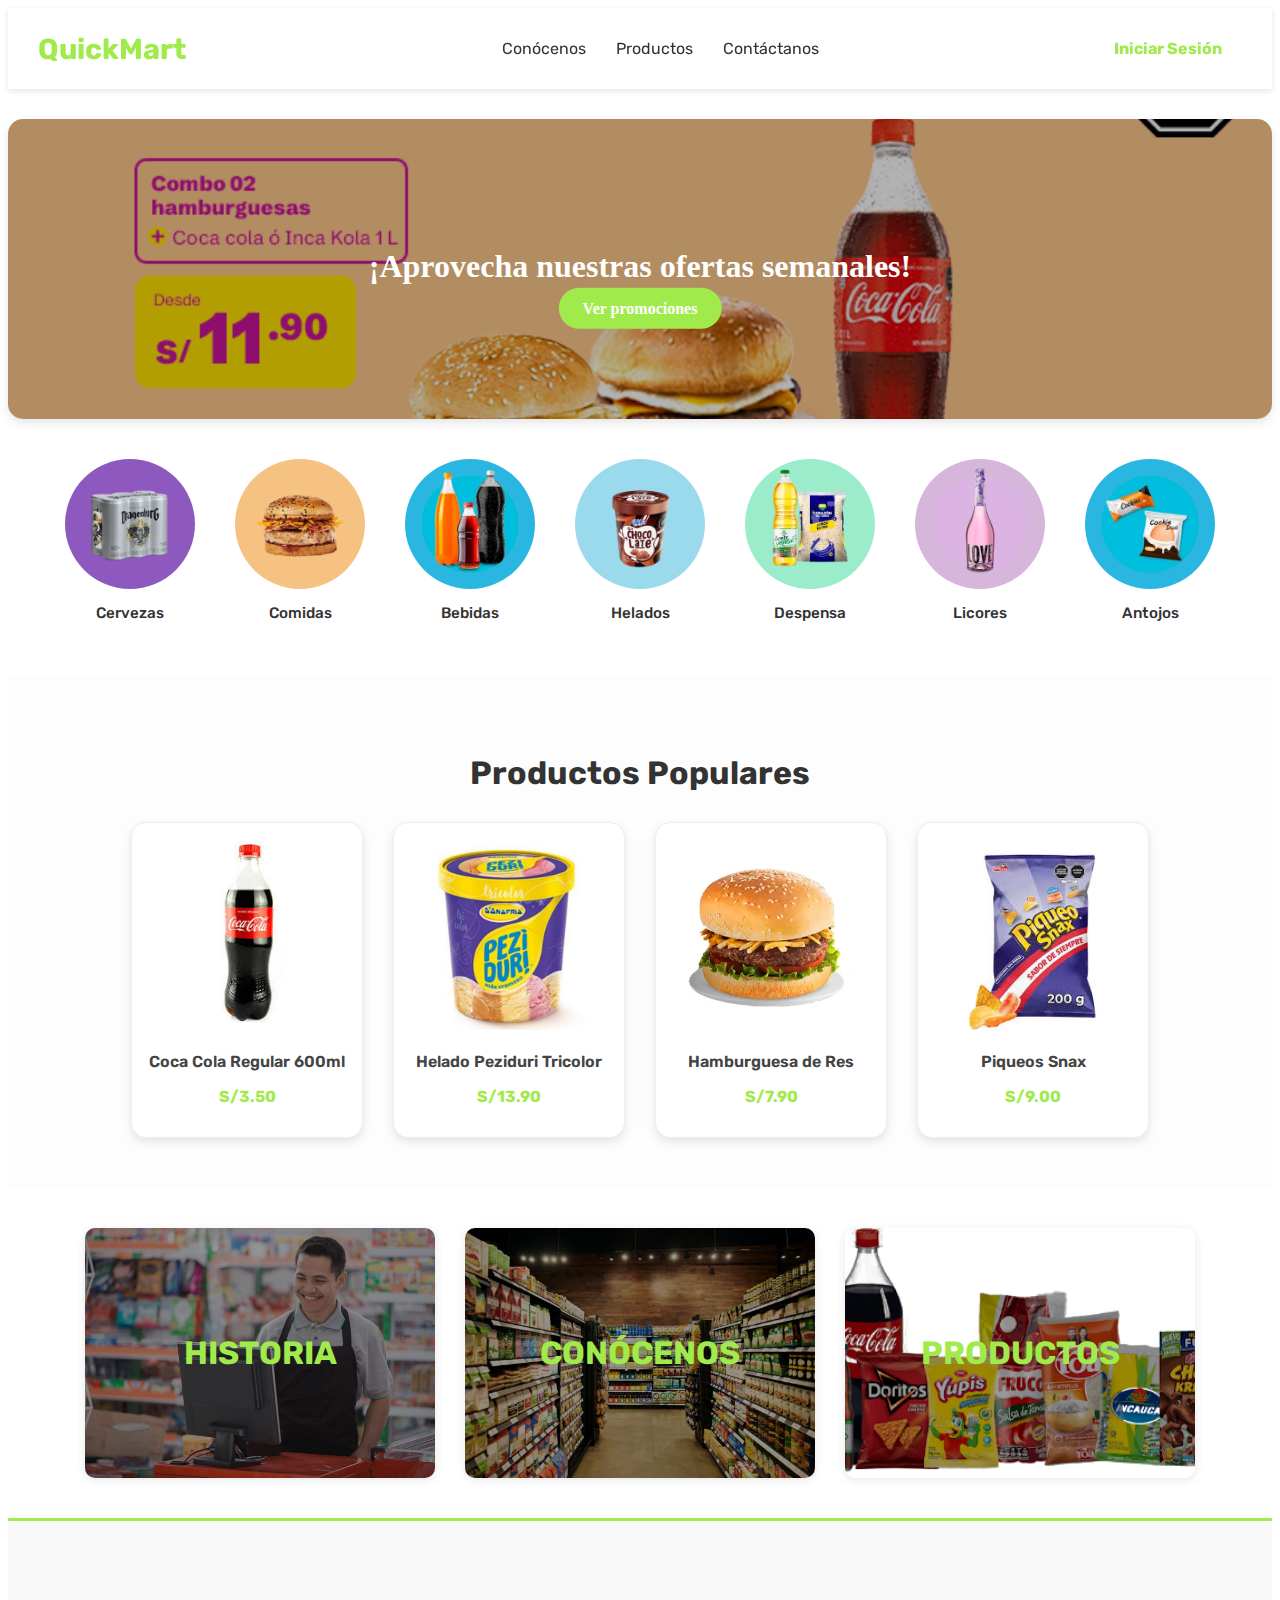
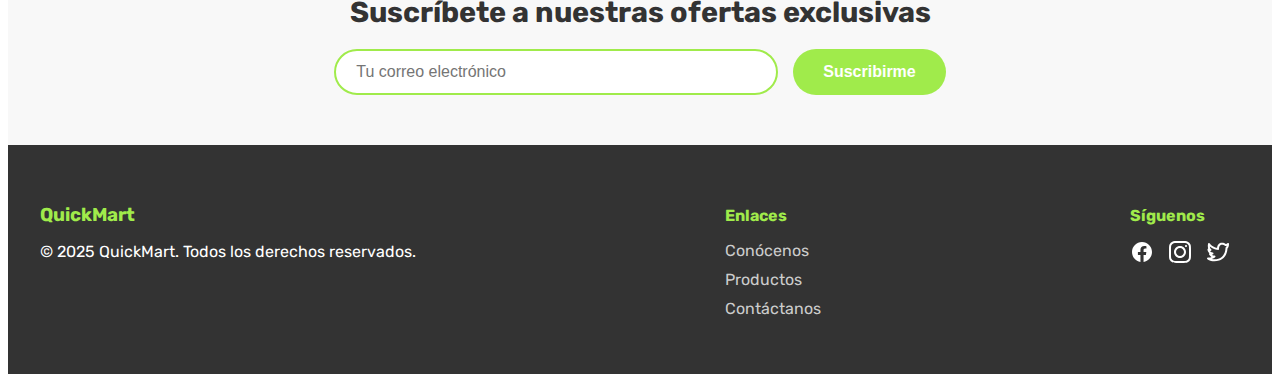
<file: index.html>
<!DOCTYPE html>
<html lang="en">
  <head>
    <meta charset="UTF-8" />
    <meta name="viewport" content="width=device-width, initial-scale=1.0" />
    <link rel="stylesheet" href="css/index.css" />
    <link rel="shortcut icon" href="img/logo2.png" type="image/x-icon" />

    <title>QuickMart</title>
  </head>
  <body>
    <nav class="navbar-qm">
      <a href="index.html" class="logo-qm">QuickMart</a>
      <ul class="menu-qm">
        <li><a href="conocenos.html">Conócenos</a></li>
        <li><a href="productos.html">Productos</a></li>
        <li><a href="contactanos.html">Contáctanos</a></li>
      </ul>
      <a href="#login" class="btn-login-qm">Iniciar Sesión</a>
    </nav>

    <section class="promo-banner">
      <img src="img/promcion1.png" alt="Promoción de la Semana" />
      <div class="banner-texto">
        <h2>¡Aprovecha nuestras ofertas semanales!</h2>
        <a href="#productos" class="btn-banner">Ver promociones</a>
      </div>
    </section>

    <section class="categorias">
      <div class="categoria">
        <div class="icono specific-box" style="background-color: #8e59be">
          <img src="img/cervezas (2).png" alt="Cervezas" />
        </div>
        <p>Cervezas</p>
      </div>

      <div class="categoria">
        <div class="icono specific-box" style="background-color: #f5c282">
          <img src="img/comida.png" alt="Comidas" />
        </div>
        <p>Comidas</p>
      </div>

      <div class="categoria">
        <div class="icono specific-box" style="background-color: #29b7e2">
          <img src="img/bebidas.png" alt="Bebidas" />
        </div>
        <p>Bebidas</p>
      </div>

      <div class="categoria">
        <div class="icono specific-box" style="background-color: #9bd9ec">
          <img src="img/helados.png" alt="Helados" />
        </div>
        <p>Helados</p>
      </div>

      <div class="categoria">
        <div class="icono specific-box" style="background-color: #9becca">
          <img src="img/despensa.png" alt="Despensa" />
        </div>
        <p>Despensa</p>
      </div>

      <div class="categoria">
        <div class="icono specific-box" style="background-color: #cca3d1cb">
          <img src="img/licores.png" alt="Licores" />
        </div>
        <p>Licores</p>
      </div>

      <div class="categoria">
        <div class="icono specific-box" style="background-color: #29b7e2">
          <img src="img/antojos.png" alt="Antojos" />
        </div>
        <p>Antojos</p>
      </div>
    </section>

    <section class="productos-populares">
      <h2 class="titulo-productos">Productos Populares</h2>
      <div class="contenedor-productos">
        <div class="producto-box rotate">
          <img src="img/cocacola.jfif" alt="Producto 1" />
          <p class="nombre">Coca Cola Regular 600ml</p>
          <p class="precio">S/3.50</p>
        </div>
        <div class="producto-box scale">
          <img src="img/peziduri.jpg" alt="Producto 2" />
          <p class="nombre">Helado Peziduri Tricolor</p>
          <p class="precio">S/13.90</p>
        </div>
        <div class="producto-box skew">
          <img src="img/hamburguesa.webp" alt="Producto 3" />
          <p class="nombre">Hamburguesa de Res</p>
          <p class="precio">S/7.90</p>
        </div>
        <div class="producto-box translate">
          <img src="img/piqueosnax.jfif" alt="Producto 4" />
          <p class="nombre">Piqueos Snax</p>
          <p class="precio">S/9.00</p>
        </div>
      </div>
    </section>

    <section class="Cajas">
      <div class="caja">
        <img src="img/imghistoria.webp" alt="Historia" />
        <div class="caja-text">HISTORIA</div>
      </div>
      <div class="caja">
        <img src="img/imgconocenos.jpg" alt="Conócenos" />
        <div class="caja-text">CONÓCENOS</div>
      </div>
      <div class="caja">
        <img src="img/imgproductos.png" alt="Tips" />
        <div class="caja-text">Productos</div>
      </div>
    </section>

    <section class="suscripcion-qm">
      <h2>Suscríbete a nuestras ofertas exclusivas</h2>
      <form class="form-suscripcion-qm">
        <input type="email" placeholder="Tu correo electrónico" required />
        <button type="submit">Suscribirme</button>
      </form>
    </section>

    <footer class="footer-qm">
      <div class="footer-container">
        <div class="footer-column">
          <h3>QuickMart</h3>
          <p>&copy; 2025 QuickMart. Todos los derechos reservados.</p>
        </div>
        <div class="footer-column">
          <h4>Enlaces</h4>
          <ul>
            <li><a href="conocenos.html">Conócenos</a></li>
            <li><a href="productos.html">Productos</a></li>
            <li><a href="contactanos.html">Contáctanos</a></li>
          </ul>
        </div>
        <div class="footer-column">
          <h4>Síguenos</h4>
          <div class="social-icons">
            <a href="#"><img src="img/facebook.svg" alt="Facebook" /></a>
            <a href="#"><img src="img/instagram.svg" alt="Instagram" /></a>
            <a href="#"><img src="img/twitter.svg" alt="Twitter" /></a>
          </div>
        </div>
      </div>
    </footer>
  </body>
</html>
</file>
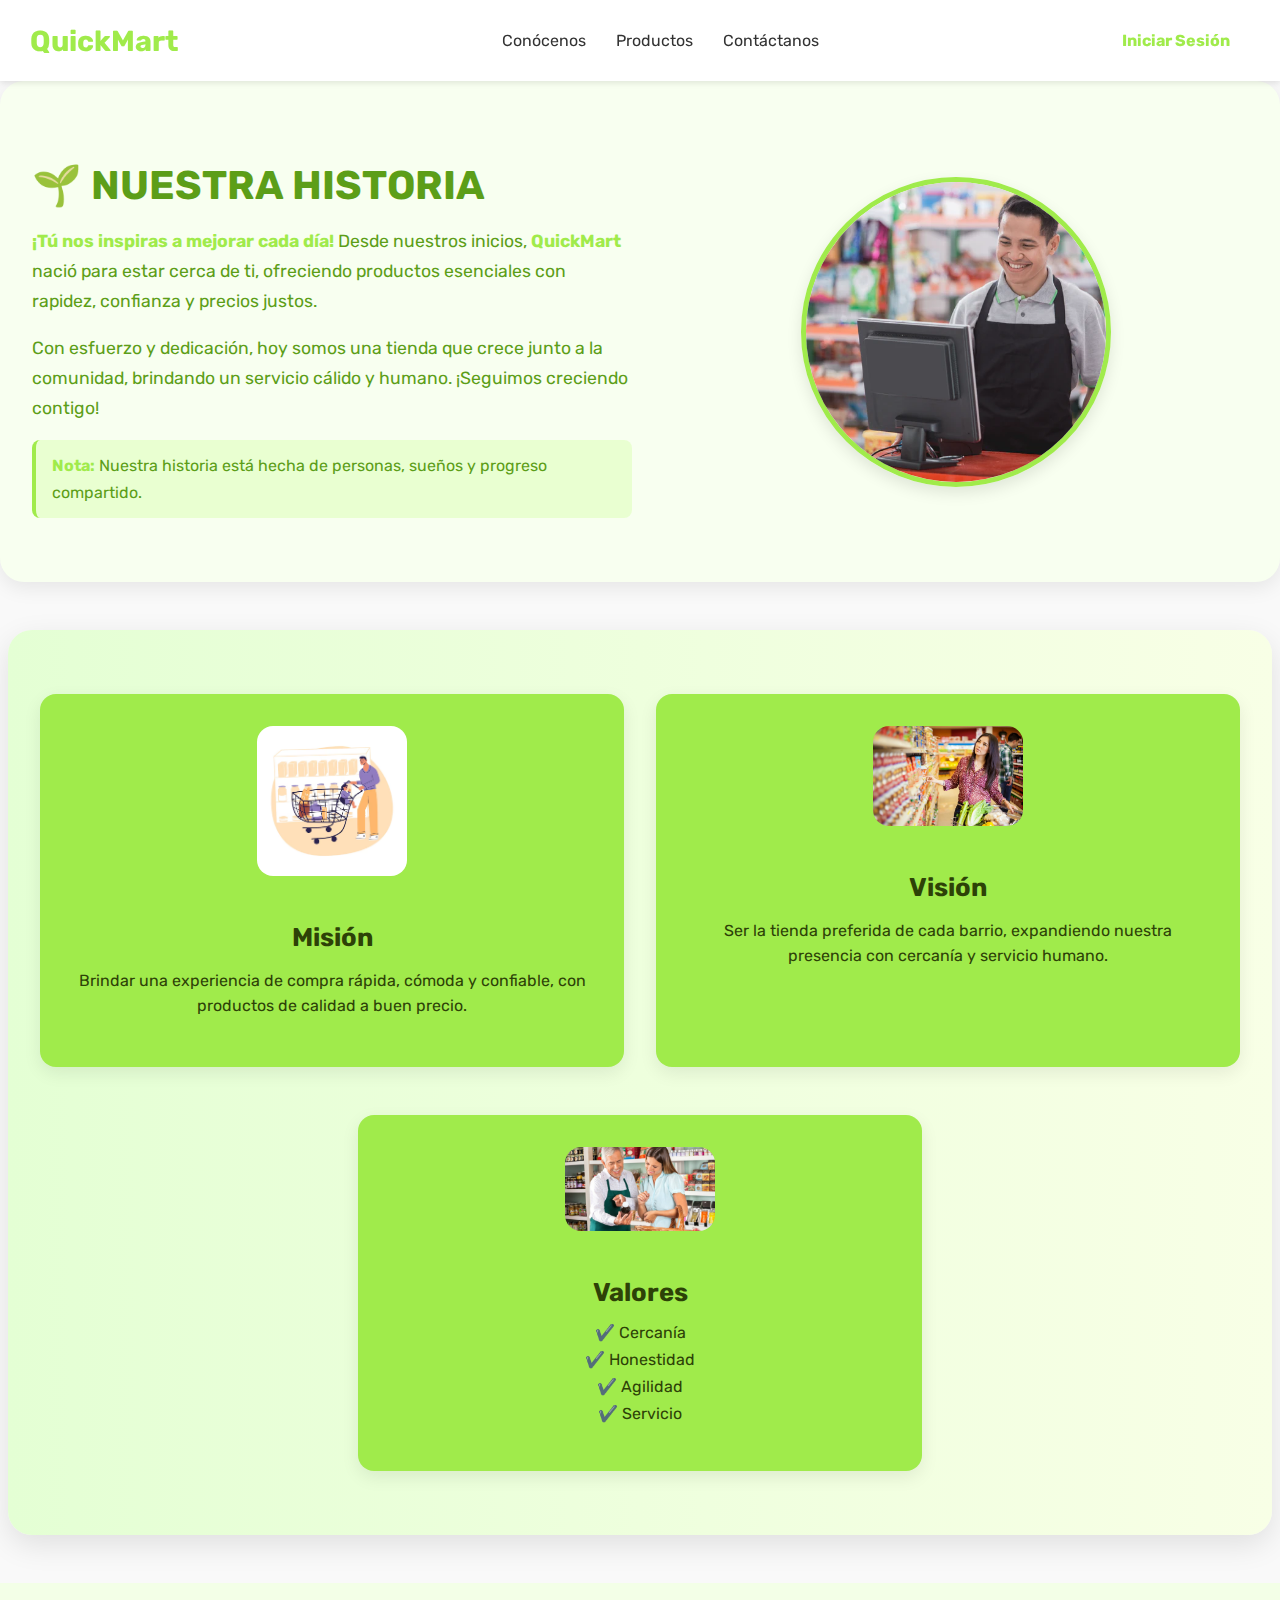
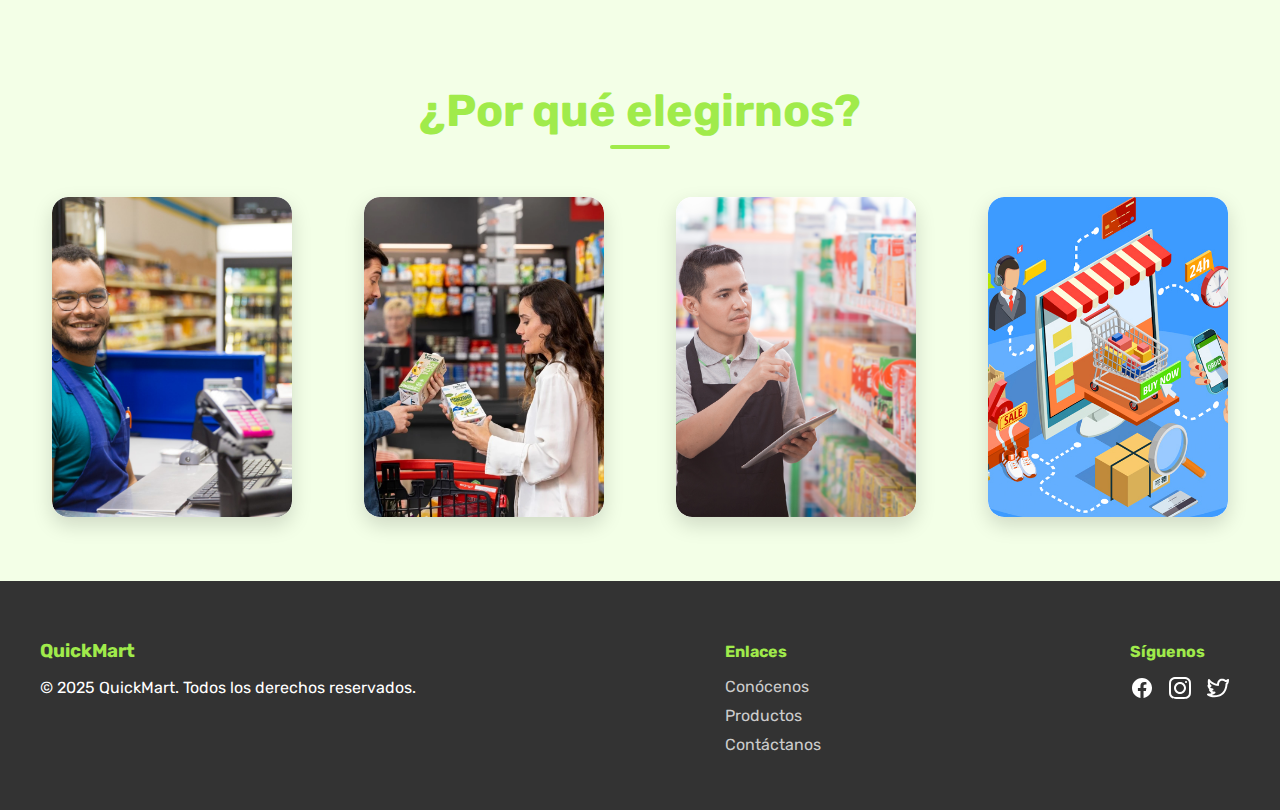
<file: conocenos.html>
<!DOCTYPE html>
<html lang="en">
  <head>
    <meta charset="UTF-8" />
    <meta name="viewport" content="width=device-width, initial-scale=1.0" />
    <title>Conócenos</title>
    <link rel="stylesheet" href="css/index.css" />
    <link rel="stylesheet" href="css/conocenos.css" />
    <link rel="shortcut icon" href="img/logo2.png" type="image/x-icon" />
    <link
      href="https://fonts.googleapis.com/css2?family=Rubik:wght@400;500;700&display=swap"
      rel="stylesheet"
    />
  </head>
  <body>
    <nav class="navbar-qm">
      <a href="index.html" class="logo-qm">QuickMart</a>
      <ul class="menu-qm">
        <li><a href="conocenos.html">Conócenos</a></li>
        <li><a href="productos.html">Productos</a></li>
        <li><a href="contactanos.html">Contáctanos</a></li>
      </ul>
      <a href="#login" class="btn-login-qm">Iniciar Sesión</a>
    </nav>

    <section class="historia-moderna">
      <div class="historia-contenido">
        <h2>🌱 NUESTRA HISTORIA</h2>
        <p>
          <strong>¡Tú nos inspiras a mejorar cada día!</strong> Desde nuestros
          inicios, <strong>QuickMart</strong> nació para estar cerca de ti,
          ofreciendo productos esenciales con rapidez, confianza y precios
          justos.
        </p>
        <p>
          Con esfuerzo y dedicación, hoy somos una tienda que crece junto a la
          comunidad, brindando un servicio cálido y humano. ¡Seguimos creciendo
          contigo!
        </p>
        <p class="nota">
          <strong>Nota:</strong> Nuestra historia está hecha de personas, sueños
          y progreso compartido.
        </p>
      </div>

      <div class="historia-imagen">
        <img src="img/imghistoria.webp" alt="Historia QuickMart" />
      </div>
    </section>

    <section class="about-section container">
      <div class="top-grid">
        <div class="info-box animate-zoom">
          <img src="img/mision.avif" alt="Misión" />
          <h3>Misión</h3>
          <p>
            Brindar una experiencia de compra rápida, cómoda y confiable, con
            productos de calidad a buen precio.
          </p>
        </div>

        <div class="info-box animate-zoom">
          <img src="img/vision.jpg" alt="Visión" />
          <h3>Visión</h3>
          <p>
            Ser la tienda preferida de cada barrio, expandiendo nuestra
            presencia con cercanía y servicio humano.
          </p>
        </div>
      </div>

      <div class="bottom-box animate-fade-up">
        <img src="img/valores.jpg" alt="Valores" />
        <h3>Valores</h3>
        <ul>
          <li>✔️ Cercanía</li>
          <li>✔️ Honestidad</li>
          <li>✔️ Agilidad</li>
          <li>✔️ Servicio</li>
        </ul>
      </div>
    </section>

    <section class="why-section">
      <h2>¿Por qué elegirnos?</h2>
      <div class="flip-grid">
        <div class="flip-card">
          <div class="flip-inner">
            <div class="flip-front">
              <img src="img/rapidez.jpg" alt="Rapidez" />
            </div>
            <div class="flip-back">
              <p>
                ✔️ Atención rápida y eficiente, ideal para tu ritmo de vida.
              </p>
            </div>
          </div>
        </div>

        <div class="flip-card">
          <div class="flip-inner">
            <div class="flip-front">
              <img src="img/calidad.webp" alt="Calidad" />
            </div>
            <div class="flip-back">
              <p>
                ✔️ Productos frescos y de calidad comprobada siempre
                disponibles.
              </p>
            </div>
          </div>
        </div>

        <div class="flip-card">
          <div class="flip-inner">
            <div class="flip-front">
              <img src="img/precio.png" alt="Precio" />
            </div>
            <div class="flip-back">
              <p>
                ✔️ Los mejores precios sin comprometer el servicio ni la
                calidad.
              </p>
            </div>
          </div>
        </div>

        <div class="flip-card">
          <div class="flip-inner">
            <div class="flip-front">
              <img src="img/cercania.jpg" alt="Cercanía" />
            </div>
            <div class="flip-back">
              <p>✔️ Siempre cerca de ti, con trato amable y humano.</p>
            </div>
          </div>
        </div>
      </div>
    </section>

    <footer class="footer-qm">
      <div class="footer-container">
        <div class="footer-column">
          <h3>QuickMart</h3>
          <p>&copy; 2025 QuickMart. Todos los derechos reservados.</p>
        </div>
        <div class="footer-column">
          <h4>Enlaces</h4>
          <ul>
            <li><a href="conocenos.html">Conócenos</a></li>
            <li><a href="productos.html">Productos</a></li>
            <li><a href="contactanos.html">Contáctanos</a></li>
          </ul>
        </div>
        <div class="footer-column">
          <h4>Síguenos</h4>
          <div class="social-icons">
            <a href="#"><img src="img/facebook.svg" alt="Facebook" /></a>
            <a href="#"><img src="img/instagram.svg" alt="Instagram" /></a>
            <a href="#"><img src="img/twitter.svg" alt="Twitter" /></a>
          </div>
        </div>
      </div>
    </footer>
  </body>
</html>
</file>
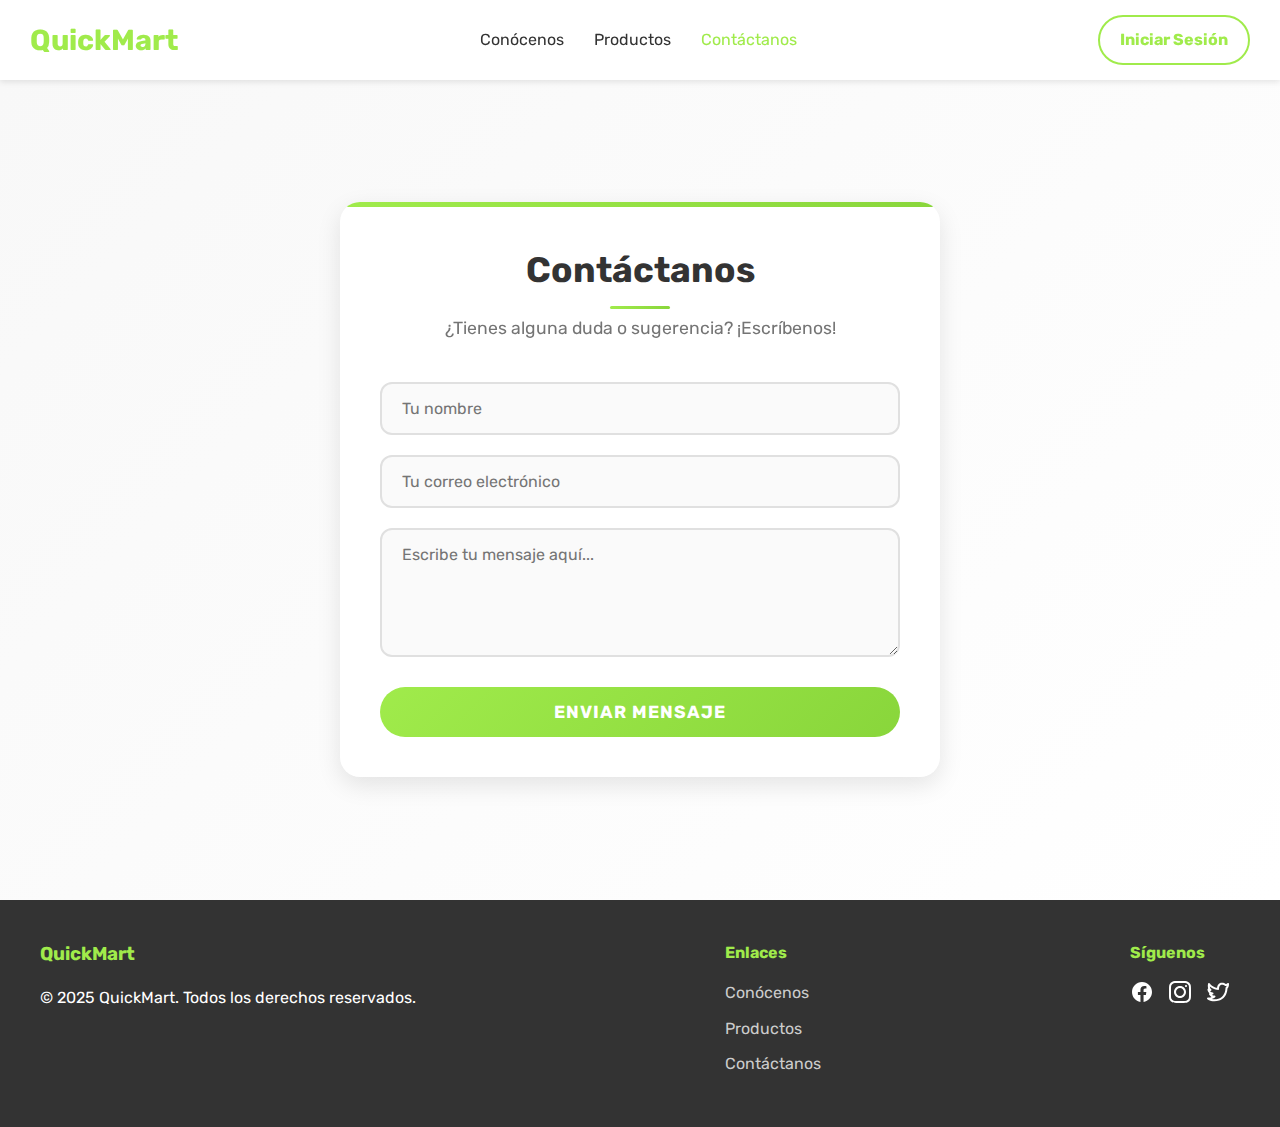
<file: contactanos.html>
<!DOCTYPE html>
<html lang="es">
  <head>
    <meta charset="UTF-8" />
    <meta name="viewport" content="width=device-width, initial-scale=1.0" />
    <title>Contáctanos - QuickMart</title>
    <link rel="stylesheet" href="css/contactanos.css" />
    <link rel="shortcut icon" href="img/logo2.png" type="image/x-icon" />
    <link
      href="https://fonts.googleapis.com/css2?family=Rubik:wght@400;500;700&display=swap"
      rel="stylesheet"
    />
  </head>
  <body>
    <nav class="navbar-qm">
      <a href="index.html" class="logo-qm">QuickMart</a>
      <ul class="menu-qm">
        <li><a href="conocenos.html">Conócenos</a></li>
        <li><a href="productos.html">Productos</a></li>
        <li><a href="contactanos.html" class="activo">Contáctanos</a></li>
      </ul>
      <a href="#login" class="btn-login-qm">Iniciar Sesión</a>
    </nav>

    <section class="contact-section">
      <div class="contact-container">
        <h2>Contáctanos</h2>
        <p>¿Tienes alguna duda o sugerencia? ¡Escríbenos!</p>

        <form class="contact-form">
          <input type="text" placeholder="Tu nombre" required />
          <input type="email" placeholder="Tu correo electrónico" required />
          <textarea
            rows="5"
            placeholder="Escribe tu mensaje aquí..."
            required
          ></textarea>
          <button type="submit">Enviar mensaje</button>
        </form>
      </div>
    </section>

    <footer class="footer-qm">
      <div class="footer-container">
        <div class="footer-column">
          <h3>QuickMart</h3>
          <p>&copy; 2025 QuickMart. Todos los derechos reservados.</p>
        </div>
        <div class="footer-column">
          <h4>Enlaces</h4>
          <ul>
            <li><a href="conocenos.html">Conócenos</a></li>
            <li><a href="productos.html">Productos</a></li>
            <li><a href="contactanos.html">Contáctanos</a></li>
          </ul>
        </div>
        <div class="footer-column">
          <h4>Síguenos</h4>
          <div class="social-icons">
            <a href="#"><img src="img/facebook.svg" alt="Facebook" /></a>
            <a href="#"><img src="img/instagram.svg" alt="Instagram" /></a>
            <a href="#"><img src="img/twitter.svg" alt="Twitter" /></a>
          </div>
        </div>
      </div>
    </footer>
  </body>
</html>
</file>
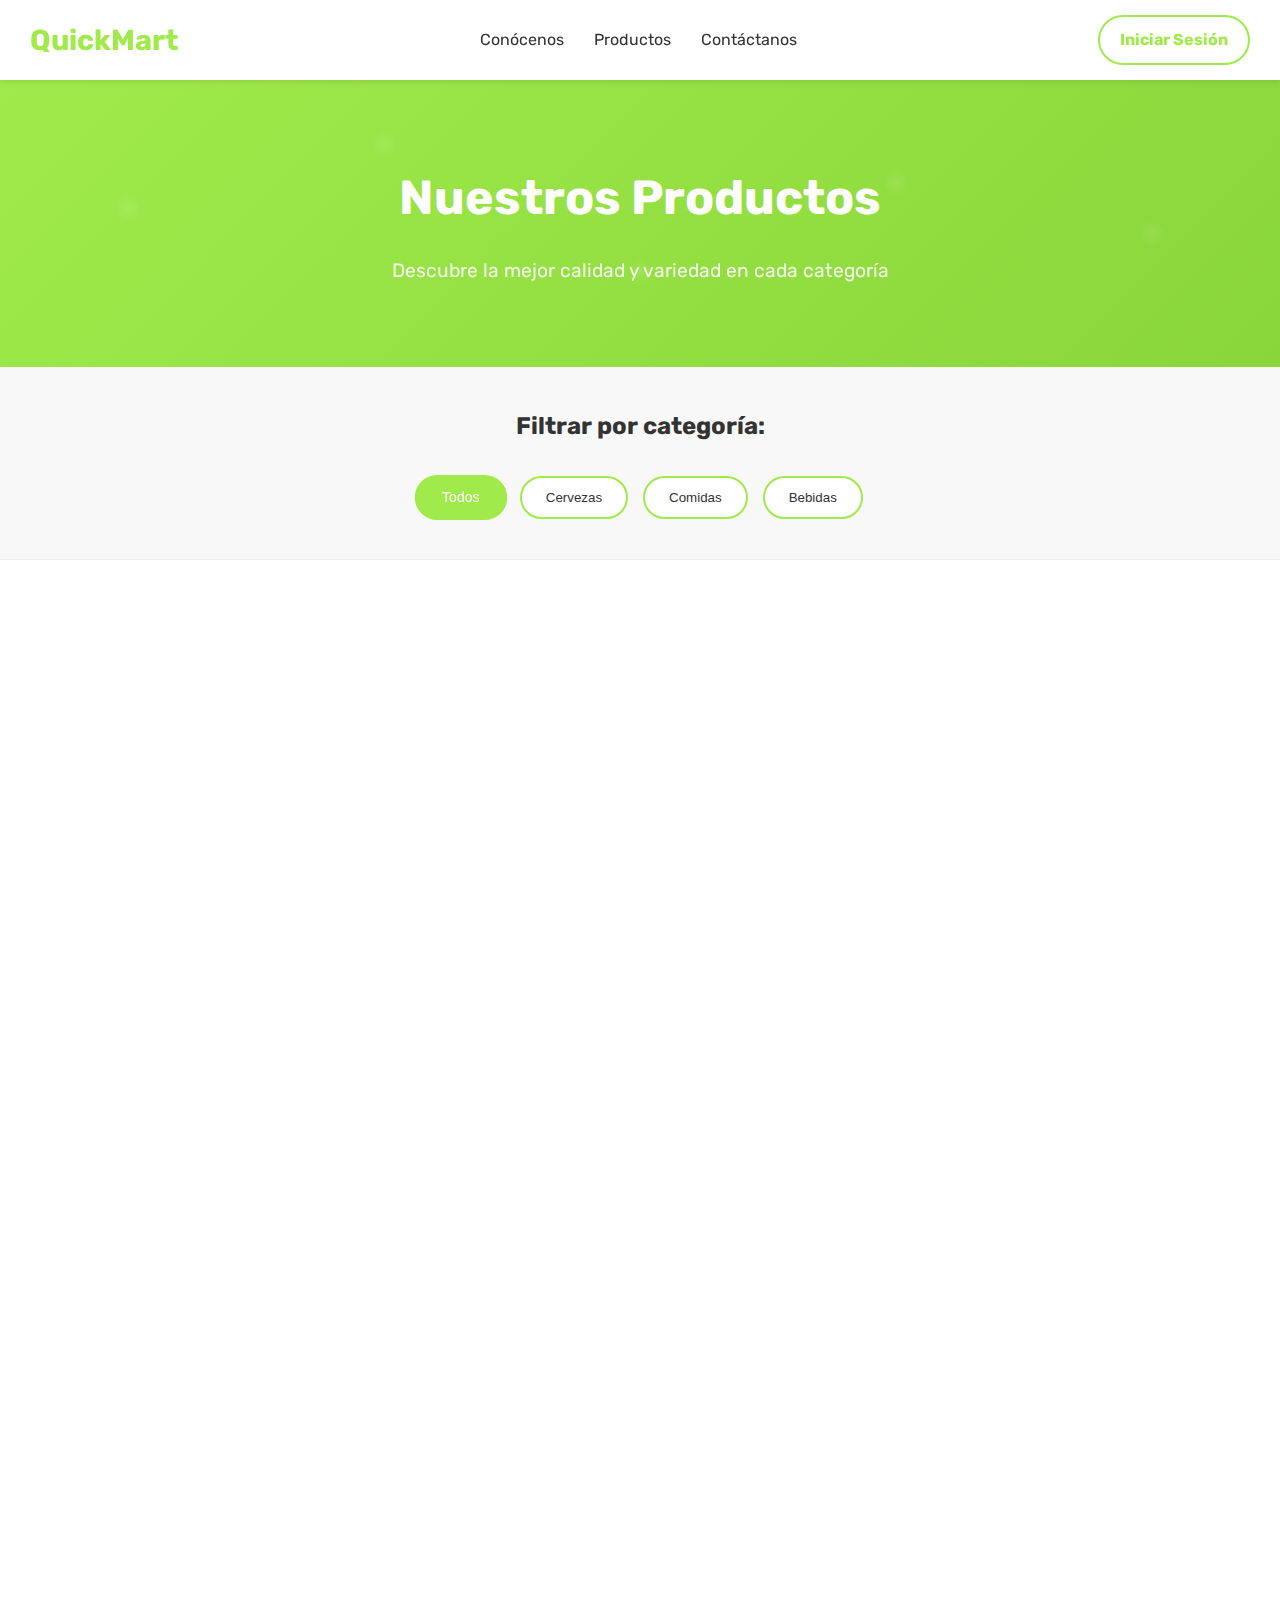
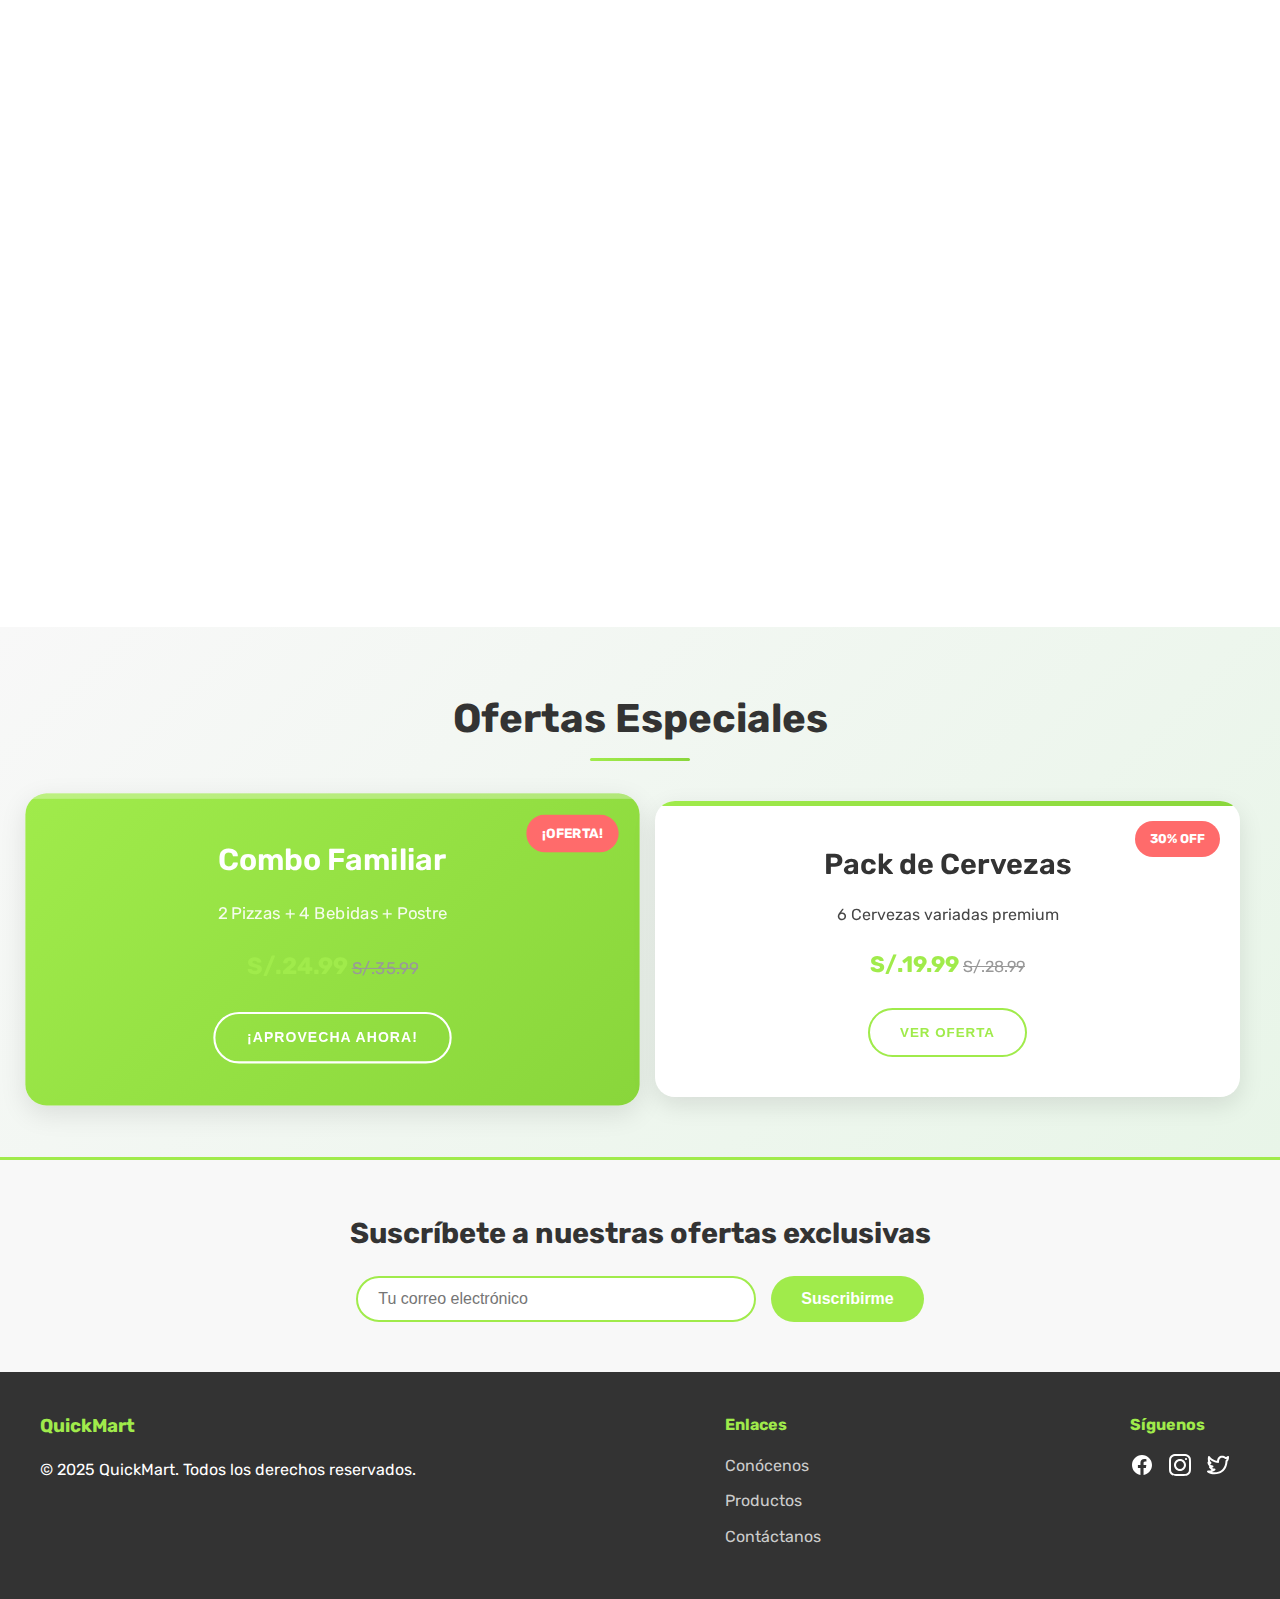
<file: productos.html>
<!DOCTYPE html>
<html lang="es">
  <head>
    <meta charset="UTF-8" />
    <meta name="viewport" content="width=device-width, initial-scale=1.0" />
    <link rel="stylesheet" href="css/productos.css" />
    <link rel="shortcut icon" href="img/logo2.png" type="image/x-icon" />
    <link
      href="https://fonts.googleapis.com/css2?family=Rubik:wght@400;500;700&display=swap"
      rel="stylesheet"
    />
    <title>Productos - QuickMart</title>
  </head>
  <body>
    <nav class="navbar-qm">
      <a href="index.html" class="logo-qm">QuickMart</a>
      <ul class="menu-qm">
        <li><a href="conocenos.html">Conócenos</a></li>
        <li><a href="productos.html">Productos</a></li>
        <li><a href="contactanos.html">Contáctanos</a></li>
      </ul>
      <a href="#login" class="btn-login-qm">Iniciar Sesión</a>
    </nav>

    <section class="hero-productos">
      <div class="hero-content">
        <h1 class="hero-title">Nuestros Productos</h1>
        <p class="hero-subtitle">
          Descubre la mejor calidad y variedad en cada categoría
        </p>
      </div>
    </section>

    <section class="filtros-productos">
      <div class="filtros-container">
        <h2>Filtrar por categoría:</h2>
        <div class="filtros-buttons">
          <button class="filtro-btn active" data-filter="todos">Todos</button>
          <button class="filtro-btn" data-filter="cervezas">Cervezas</button>
          <button class="filtro-btn" data-filter="comidas">Comidas</button>
          <button class="filtro-btn" data-filter="bebidas">Bebidas</button>
        </div>
      </div>
    </section>

    <section class="productos-grid">
      <div class="productos-container">
        <!-- Productos de Cervezas -->
        <div class="producto-card" data-category="cervezas">
          <div class="producto-imagen">
            <img src="img/pilsen.png" alt="Cerveza Pilsen" />
            <div class="producto-overlay">
              <button class="btn-ver-mas">Ver más</button>
            </div>
          </div>
          <div class="producto-info">
            <h3>Cerveza Pilsen 1 Litro</h3>
            <p class="producto-descripcion">Cerveza con sabor intenso</p>
            <div class="producto-precio">
              <span class="precio-actual">S/.5.99</span>
              <span class="precio-anterior">S/.6.99</span>
            </div>
            <button class="btn-agregar-carrito">Agregar al carrito</button>
          </div>
        </div>

        <div class="producto-card" data-category="cervezas">
          <div class="producto-imagen">
            <img src="img/lager.png" alt="Cerveza Lager Premium" />
            <div class="producto-overlay">
              <button class="btn-ver-mas">Ver más</button>
            </div>
          </div>
          <div class="producto-info">
            <h3>Cerveza Lager Premium</h3>
            <p class="producto-descripcion">
              Sabor suave y refrescante para cualquier ocasión
            </p>
            <div class="producto-precio">
              <span class="precio-actual">S/.7.99</span>
            </div>
            <button class="btn-agregar-carrito">Agregar al carrito</button>
          </div>
        </div>

        <div class="producto-card" data-category="cervezas">
          <div class="producto-imagen">
            <img src="img/stout.jpg" alt="Cerveza Stout" />
            <div class="producto-overlay">
              <button class="btn-ver-mas">Ver más</button>
            </div>
          </div>
          <div class="producto-info">
            <h3>Cerveza Stout</h3>
            <p class="producto-descripcion">
              Cerveza oscura con notas de café y chocolate
            </p>
            <div class="producto-precio">
              <span class="precio-actual">S/.5.49</span>
            </div>
            <button class="btn-agregar-carrito">Agregar al carrito</button>
          </div>
        </div>

        <!-- Productos de Comidas -->
        <div class="producto-card" data-category="comidas">
          <div class="producto-imagen">
            <img src="img/pizza.jpg" alt="Pizza Margherita" />
            <div class="producto-overlay">
              <button class="btn-ver-mas">Ver más</button>
            </div>
          </div>
          <div class="producto-info">
            <h3>Pizza Margherita</h3>
            <p class="producto-descripcion">
              Pizza clásica con tomate, mozzarella y albahaca
            </p>
            <div class="producto-precio">
              <span class="precio-actual">S/.12.99</span>
              <span class="precio-anterior">S/.15.99</span>
            </div>
            <button class="btn-agregar-carrito">Agregar al carrito</button>
          </div>
        </div>

        <div class="producto-card" data-category="comidas">
          <div class="producto-imagen">
            <img src="img/hamburguesa.jpg" alt="Hamburguesa Clásica" />
            <div class="producto-overlay">
              <button class="btn-ver-mas">Ver más</button>
            </div>
          </div>
          <div class="producto-info">
            <h3>Hamburguesa Clásica</h3>
            <p class="producto-descripcion">
              Jugosa hamburguesa con carne de res y vegetales frescos
            </p>
            <div class="producto-precio">
              <span class="precio-actual">S/.8.99</span>
            </div>
            <button class="btn-agregar-carrito">Agregar al carrito</button>
          </div>
        </div>

        <div class="producto-card" data-category="comidas">
          <div class="producto-imagen">
            <img src="img/pasta.jpg" alt="Pasta Carbonara" />
            <div class="producto-overlay">
              <button class="btn-ver-mas">Ver más</button>
            </div>
          </div>
          <div class="producto-info">
            <h3>Pasta Carbonara</h3>
            <p class="producto-descripcion">
              Deliciosa pasta con salsa cremosa y panceta
            </p>
            <div class="producto-precio">
              <span class="precio-actual">S/.10.99</span>
            </div>
            <button class="btn-agregar-carrito">Agregar al carrito</button>
          </div>
        </div>

        <!-- Productos de Bebidas -->
        <div class="producto-card" data-category="bebidas">
          <div class="producto-imagen">
            <img src="img/jugodenaranja.jpg" alt="Jugo de Naranja Natural" />
            <div class="producto-overlay">
              <button class="btn-ver-mas">Ver más</button>
            </div>
          </div>
          <div class="producto-info">
            <h3>Jugo de Naranja Natural</h3>
            <p class="producto-descripcion">100% natural, recién exprimido</p>
            <div class="producto-precio">
              <span class="precio-actual">S/.2.99</span>
              <span class="precio-anterior">S/.3.99</span>
            </div>
            <button class="btn-agregar-carrito">Agregar al carrito</button>
          </div>
        </div>

        <div class="producto-card" data-category="bebidas">
          <div class="producto-imagen">
            <img src="img/agua-mineral.jpg" alt="Agua Mineral Premium" />
            <div class="producto-overlay">
              <button class="btn-ver-mas">Ver más</button>
            </div>
          </div>
          <div class="producto-info">
            <h3>Agua Mineral Premium</h3>
            <p class="producto-descripcion">
              Agua pura de manantial con minerales naturales
            </p>
            <div class="producto-precio">
              <span class="precio-actual">S/.1.99</span>
            </div>
            <button class="btn-agregar-carrito">Agregar al carrito</button>
          </div>
        </div>

        <div class="producto-card" data-category="bebidas">
          <div class="producto-imagen">
            <img src="img/smoothie.jpg" alt="Smoothie de Frutas" />
            <div class="producto-overlay">
              <button class="btn-ver-mas">Ver más</button>
            </div>
          </div>
          <div class="producto-info">
            <h3>Smoothie de Frutas</h3>
            <p class="producto-descripcion">
              Mezcla refrescante de frutas tropicales
            </p>
            <div class="producto-precio">
              <span class="precio-actual">S/.4.49</span>
            </div>
            <button class="btn-agregar-carrito">Agregar al carrito</button>
          </div>
        </div>
      </div>
    </section>

    <section class="ofertas-especiales">
      <div class="ofertas-container">
        <h2 class="ofertas-title">Ofertas Especiales</h2>
        <div class="ofertas-grid">
          <div class="oferta-card oferta-destacada">
            <div class="oferta-badge">¡OFERTA!</div>
            <h3>Combo Familiar</h3>
            <p>2 Pizzas + 4 Bebidas + Postre</p>
            <div class="oferta-precio">
              <span class="precio-actual">S/.24.99</span>
              <span class="precio-anterior">S/.35.99</span>
            </div>
            <button class="btn-oferta">¡Aprovecha ahora!</button>
          </div>

          <div class="oferta-card">
            <div class="oferta-badge">30% OFF</div>
            <h3>Pack de Cervezas</h3>
            <p>6 Cervezas variadas premium</p>
            <div class="oferta-precio">
              <span class="precio-actual">S/.19.99</span>
              <span class="precio-anterior">S/.28.99</span>
            </div>
            <button class="btn-oferta">Ver oferta</button>
          </div>
        </div>
      </div>
    </section>

    <section class="suscripcion-qm">
      <h2>Suscríbete a nuestras ofertas exclusivas</h2>
      <form class="form-suscripcion-qm">
        <input type="email" placeholder="Tu correo electrónico" required />
        <button type="submit">Suscribirme</button>
      </form>
    </section>

    <footer class="footer-qm">
      <div class="footer-container">
        <div class="footer-column">
          <h3>QuickMart</h3>
          <p>&copy; 2025 QuickMart. Todos los derechos reservados.</p>
        </div>
        <div class="footer-column">
          <h4>Enlaces</h4>
          <ul>
            <li><a href="conocenos.html">Conócenos</a></li>
            <li><a href="productos.html">Productos</a></li>
            <li><a href="contactanos.html">Contáctanos</a></li>
          </ul>
        </div>
        <div class="footer-column">
          <h4>Síguenos</h4>
          <div class="social-icons">
            <a href="#"><img src="img/facebook.svg" alt="Facebook" /></a>
            <a href="#"><img src="img/instagram.svg" alt="Instagram" /></a>
            <a href="#"><img src="img/twitter.svg" alt="Twitter" /></a>
          </div>
        </div>
      </div>
    </footer>

    <script>
      // Funcionalidad de filtrado de productos
      document.addEventListener("DOMContentLoaded", function () {
        const filtros = document.querySelectorAll(".filtro-btn");
        const productos = document.querySelectorAll(".producto-card");

        filtros.forEach((filtro) => {
          filtro.addEventListener("click", function () {
            // Remover clase active de todos los botones
            filtros.forEach((btn) => btn.classList.remove("active"));
            // Agregar clase active al botón clickeado
            this.classList.add("active");

            const categoria = this.getAttribute("data-filter");

            productos.forEach((producto) => {
              if (
                categoria === "todos" ||
                producto.getAttribute("data-category") === categoria
              ) {
                producto.style.display = "block";
                producto.style.animation = "fadeInUp 0.6s ease forwards";
              } else {
                producto.style.display = "none";
              }
            });
          });
        });

        // Animación de aparición de productos al cargar
        productos.forEach((producto, index) => {
          producto.style.animationDelay = `${index * 0.1}s`;
        });
      });
    </script>
  </body>
</html>
</file>
<file: css/index.css>
@import url("https://fonts.googleapis.com/css2?family=Rubik:wght@500&display=swap");
/* Utilidades */
.flex-center {
  display: flex;
  justify-content: center;
  align-items: center;
}
.text-center {
  text-align: center;
}

/* Navbar */
.navbar-qm {
  display: flex;
  justify-content: space-between;
  align-items: center;
  padding: 15px 30px;
  background-color: #fff;
  box-shadow: 0 2px 6px rgba(0, 0, 0, 0.1);
  font-family: 'Rubik', sans-serif;
  position: sticky;
  top: 0;
  z-index: 999;
}
.logo-qm {
  font-size: 1.8rem;
  font-weight: 700;
  color: #a0eb4b;
  text-decoration: none;
}
.logo-qm:hover {
  color: #89d63b;
}
.menu-qm {
  list-style: none;
  display: flex;
  gap: 30px;
}
.menu-qm li a {
  text-decoration: none;
  color: #333;
  font-size: 1rem;
  transition: color 0.3s;
}
.menu-qm li a:hover {
  color: #a0eb4b;
}
.btn-login-qm {
  background-color: #fff;
  color: #a0eb4b;
  padding: 10px 20px;
  border-radius: 25px;
  text-decoration: none;
  font-weight: bold;
  transition: background 0.3s;
}
.btn-login-qm:hover {
  background-color: #a0eb4b;
  color: #fff;
}

/* Banner */
.promo-banner {
  position: relative;
  width: 100%;
  height: 300px;
  overflow: hidden;
  border-radius: 15px;
  margin: 30px auto;
  box-shadow: 0 4px 10px rgba(0, 0, 0, 0.1);
}
.promo-banner img {
  width: 100%;
  height: 100%;
  object-fit: cover;
  display: block;
  filter: brightness(0.7);
}
.banner-texto {
  position: absolute;
  top: 50%;
  left: 50%;
  transform: translate(-50%, -50%);
  color: #fff;
  text-align: center;
  padding: 20px;
}
.banner-texto h2 {
  font-size: 2rem;
  margin-bottom: 15px;
  font-weight: bold;
}
.btn-banner {
  background-color: #a0eb4b;
  color: #fff;
  padding: 12px 24px;
  border-radius: 25px;
  text-decoration: none;
  font-weight: bold;
  transition: background-color 0.3s;
}
.btn-banner:hover {
  background-color: #89d63b;
}

/* Categorías */
.categorias {
  display: flex;
  justify-content: center;
  gap: 40px;
  margin: 40px 0;
  font-family: 'Rubik', sans-serif;
}
.categorias .categoria {
  text-align: center;
}
.categorias .categoria .icono {
  width: 130px;
  height: 130px;
  border-radius: 50%;
  background-color: #ddd;
  display: flex;
  justify-content: center;
  align-items: center;
  margin: 0 auto 10px;
}
.categorias .categoria .icono img {
  width: 100%;
  height: auto;
}
.categorias .categoria p {
  font-size: 0.95rem;
  font-weight: 500;
  color: #333;
}

/* Caja animada específica */
.specific-box {
  transition: background-color 0.5s ease, transform 0.3s ease-in-out, border-radius 0.4s ease;
  border-radius: 50%;
}
.specific-box:hover {
  background-color: #4ECDC4;
  transform: scale(1.2);
  border-radius: 0.4svb !important;
}

.productos-populares {
  padding: 50px 20px;
  background-color: #fdfdfd;
  font-family: 'Rubik', sans-serif;
}
.titulo-productos {
  text-align: center;
  font-size: 2rem;
  color: #333;
  margin-bottom: 30px;
}
.contenedor-productos {
  display: flex;
  flex-wrap: wrap;
  justify-content: center;
  gap: 30px;
}
.producto-box {
  background: #fff;
  border: 1px solid #eee;
  border-radius: 15px;
  padding: 15px;
  width: 200px;
  box-shadow: 0 4px 10px rgba(0, 0, 0, 0.1);
  transition: transform 0.4s ease;
  text-align: center;
}
.producto-box img {
  width: 100%;
  height: 200px;
  object-fit: cover;
  border-radius: 10px;
}
.producto-box .nombre {
  margin-top: 10px;
  font-weight: 600;
  color: #444;
}
.producto-box .precio {
  color: #a0eb4b;
  font-weight: bold;
  margin-top: 5px;
}

/* Animaciones Hover */
.rotate:hover {
  transform: rotate(180deg);
}
.scale:hover {
  transform: scale(1.5);
}
.skew:hover {
  transform: skew(20deg, 10deg);
}
.translate:hover {
  transform: translate(30px, -20px);
}

/* Responsive */
@media (max-width: 768px) {
  .producto-box {
    width: 100%;
    max-width: 300px;
  }
}


/* Sección Cajas */
.Cajas {
  display: flex;
  flex-wrap: wrap;
  justify-content: center;
  gap: 30px;
  padding: 40px;
  background-color: #fff;
  font-family: 'Rubik', sans-serif;
}
.Cajas .caja {
  position: relative;
  width: 350px;
  height: 250px;
  overflow: hidden;
  border-radius: 10px;
  box-shadow: 0 2px 10px rgba(0, 0, 0, 0.1);
  -webkit-transition: -webkit-transform 0.3s ease;
  transition: transform 0.3s ease;
}
.Cajas .caja img {
  width: 100%;
  height: 100%;
  object-fit: cover;
  filter: brightness(0.6);
  -webkit-transition: -webkit-transform 0.4s ease;
  transition: transform 0.4s ease;
  transition: transform 0.4s ease, -webkit-transform 0.4s ease;
}
.Cajas .caja .caja-text {
  position: absolute;
  top: 50%;
  left: 50%;
  transform: translate(-50%, -50%);
  color: #a0eb4b;
  font-size: 2rem;
  font-weight: bold;
  text-align: center;
  text-transform: uppercase;
  line-height: 1.2;
}

/* Hover (escritorio) */
.Cajas .caja:hover img {
  -webkit-transform: scale(1.1);
  transform: scale(1.1);
}

/* Active (móvil) */
.Cajas .caja:active img {
  -webkit-transform: scale(1.1);
  transform: scale(1.1);
}

/* Animación automática en móviles */
@media (max-width: 768px) {
  .Cajas .caja img {
    -webkit-animation: scaleIn 0.6s ease-in-out forwards;
    animation: scaleIn 0.6s ease-in-out forwards;
  }
}
@-webkit-keyframes scaleIn {
  from {
    -webkit-transform: scale(1);
    transform: scale(1);
  }
  to {
    -webkit-transform: scale(1.05);
    transform: scale(1.05);
  }
}
@keyframes scaleIn {
  from {
    -webkit-transform: scale(1);
    transform: scale(1);
  }
  to {
    -webkit-transform: scale(1.05);
    transform: scale(1.05);
  }
}

/* Suscripción */
.suscripcion-qm {
  background-color: #f8f8f8;
  padding: 50px 20px;
  text-align: center;
  font-family: 'Rubik', sans-serif;
  border-top: 3px solid #a0eb4b;
  -webkit-animation: fadeSlideIn 1s ease;
  animation: fadeSlideIn 1s ease;
}
.suscripcion-qm h2 {
  font-size: 1.8rem;
  color: #333;
  margin-bottom: 20px;
}
.form-suscripcion-qm {
  display: flex;
  justify-content: center;
  flex-wrap: wrap;
  gap: 15px;
}
.form-suscripcion-qm input[type="email"] {
  padding: 12px 20px;
  width: 100%;
  max-width: 400px;
  border: 2px solid #a0eb4b;
  border-radius: 25px;
  font-size: 1rem;
  transition: border-color 0.3s;
}
.form-suscripcion-qm input[type="email"]:focus {
  outline: none;
  border-color: #89d63b;
}
.form-suscripcion-qm button {
  background-color: #a0eb4b;
  color: #fff;
  border: none;
  padding: 12px 30px;
  border-radius: 25px;
  font-weight: bold;
  font-size: 1rem;
  cursor: pointer;
  transition: background-color 0.3s ease, transform 0.2s ease;
}
.form-suscripcion-qm button:hover {
  background-color: #89d63b;
  transform: scale(1.05);
}

/* Animación */
@-webkit-keyframes fadeSlideIn {
  0% {
    opacity: 0;
    -webkit-transform: translateY(20px);
    transform: translateY(20px);
  }
  100% {
    opacity: 1;
    -webkit-transform: translateY(0);
    transform: translateY(0);
  }
}
@keyframes fadeSlideIn {
  0% {
    opacity: 0;
    -webkit-transform: translateY(20px);
    transform: translateY(20px);
  }
  100% {
    opacity: 1;
    -webkit-transform: translateY(0);
    transform: translateY(0);
  }
}

/* Footer */
.footer-qm {
  background-color: #333;
  color: #fff;
  padding: 40px 20px;
  font-family: 'Rubik', sans-serif;
}
.footer-qm .footer-container {
  max-width: 1200px;
  margin: auto;
  display: flex;
  justify-content: space-between;
  flex-wrap: wrap;
  gap: 30px;
}
.footer-qm .footer-container .footer-column h3,
.footer-qm .footer-container .footer-column h4 {
  margin-bottom: 15px;
  color: #a0eb4b;
}
.footer-qm .footer-container .footer-column ul {
  list-style: none;
  padding: 0;
}
.footer-qm .footer-container .footer-column ul li {
  margin-bottom: 10px;
}
.footer-qm .footer-container .footer-column ul li a {
  text-decoration: none;
  color: #ccc;
  transition: color 0.3s;
}
.footer-qm .footer-container .footer-column ul li a:hover {
  color: #a0eb4b;
}
.footer-qm .social-icons a {
  margin-right: 10px;
  display: inline-block;
}
.footer-qm .social-icons a img {
  width: 24px;
  height: 24px;
  filter: brightness(0) invert(1);
  transition: filter 0.3s;
}
.footer-qm .social-icons a:hover img {
  filter: brightness(0) saturate(100%) hue-rotate(70deg);
}
</file>
<file: css/conocenos.css>
@import url("https://fonts.googleapis.com/css2?family=Rubik:wght@500&display=swap");

body {
  font-family: "Rubik", sans-serif;
  background-color: #f9f9f9;
  color: #444;
  margin: 0;
  padding: 0;
}

/* NUEVO: Historia moderna al estilo "Mass" con color #a0eb4b */
.historia-moderna {
  display: flex;
  flex-wrap: wrap;
  align-items: center;
  justify-content: space-between;
  background-color: #f8fff0;
  padding: 3rem 2rem;
  border-radius: 1.5rem;
  box-shadow: 0 6px 20px rgba(0, 0, 0, 0.08);
  gap: 2rem;
  margin-bottom: 3rem;
}
.historia-contenido {
  flex: 1 1 400px;
  max-width: 600px;
  color: #5c9e18;
}
.historia-contenido h2 {
  font-size: 2.5rem;
  color: #5c9e18;
  font-weight: 700;
  margin-bottom: 1rem;
}
.historia-contenido p {
  font-size: 1.1rem;
  line-height: 1.7;
  margin-bottom: 1rem;
}
.historia-contenido strong {
  color: #a0eb4b;
}
.historia-contenido .nota {
  font-size: 1rem;
  background-color: #e9ffd1;
  padding: 0.75rem 1rem;
  border-left: 4px solid #a0eb4b;
  border-radius: 0.5rem;
  color: #5c9e18;
}
.historia-imagen {
  flex: 1 1 280px;
  display: flex;
  justify-content: center;
  align-items: center;
}
.historia-imagen img {
  width: 300px;
  height: 300px;
  object-fit: cover;
  border-radius: 50%;
  border: 5px solid #a0eb4b;
  box-shadow: 0 6px 15px rgba(0, 0, 0, 0.1);
}

/* Sección principal */
.about-section {
  background: linear-gradient(to right, #e4ffd4, #f8ffe6);
  border-radius: 1.5rem;
  padding: 4rem 2rem;
  max-width: 1200px;
  margin: 3rem auto;
  box-shadow: 0 10px 30px rgba(0, 0, 0, 0.1);
  animation: fadeIn 1s ease;
}

/* Título */
.about-section h2 {
  font-size: 3rem;
  color: #5a8f1d;
  text-align: center;
  margin-bottom: 3rem;
  position: relative;
}
.about-section h2::after {
  content: "";
  display: block;
  width: 80px;
  height: 4px;
  background-color: #a0eb4b;
  margin: 0.5rem auto 0;
  border-radius: 2px;
}

/* Caja general animada */
.combo-transform {
  transition: all 0.5s cubic-bezier(0.68, -0.55, 0.265, 1.55);
}
.combo-transform:hover {
  transform: rotate(360deg) scale(1.1) translateY(-10px);
  box-shadow: 0 12px 30px rgba(0, 0, 0, 0.2);
}

/* Misión y Visión */
.top-grid {
  display: grid;
  grid-template-columns: repeat(auto-fit, minmax(280px, 1fr));
  gap: 2rem;
  margin-bottom: 3rem;
}
.info-box {
  background: #a0eb4b;
  border-radius: 1rem;
  padding: 2rem;
  text-align: center;
  color: #2d4207;
  box-shadow: 0 6px 18px rgba(0, 0, 0, 0.08);
  transition: transform 0.4s ease;
}
.info-box:hover {
  transform: scale(1.05);
}
.info-box img {
  width: 150px;
  height: auto;
  border-radius: 1rem;
  margin-bottom: 1rem;
}
.info-box h3 {
  font-size: 1.6rem;
  margin-bottom: 0.5rem;
}
.info-box p {
  font-size: 1rem;
  line-height: 1.6;
}

/* Valores */
.bottom-box {
  background: #a0eb4b;
  border-radius: 1rem;
  padding: 2rem;
  text-align: center;
  max-width: 500px;
  margin: 0 auto;
  color: #2d4207;
  box-shadow: 0 6px 18px rgba(0, 0, 0, 0.08);
  transition: transform 0.3s ease;
}
.bottom-box:hover {
  transform: translateY(-5px);
}
.bottom-box img {
  width: 150px;
  border-radius: 1rem;
  margin-bottom: 1rem;
}
.bottom-box h3 {
  font-size: 1.6rem;
  margin-bottom: 1rem;
}
.bottom-box ul {
  list-style: none;
  padding: 0;
}
.bottom-box ul li {
  margin: 0.5rem 0;
  font-size: 1rem;
  transition: transform 0.2s;
}
.bottom-box ul li:hover {
  transform: translateX(5px);
}

.why-section {
  padding: 4rem 2rem;
  background: #f3ffe7;
  text-align: center;
}
.why-section h2 {
  font-size: 2.8rem;
  color: #a0eb4b;
  margin-bottom: 3rem;
  position: relative;
}
.why-section h2::after {
  content: "";
  display: block;
  width: 60px;
  height: 4px;
  background-color: #a0eb4b;
  margin: 0.5rem auto 0;
  border-radius: 2px;
}

.flip-grid {
  display: grid;
  grid-template-columns: repeat(auto-fit, minmax(240px, 1fr));
  gap: 2rem;
  justify-items: center;
}

/* Carta Flip */
.flip-card {
  width: 240px;
  height: 320px;
  perspective: 1000px;
}
.flip-inner {
  position: relative;
  width: 100%;
  height: 100%;
  transition: transform 0.8s;
  transform-style: preserve-3d;
}
.flip-card:hover .flip-inner {
  transform: rotateY(180deg);
}
.flip-front,
.flip-back {
  position: absolute;
  width: 100%;
  height: 100%;
  border-radius: 1rem;
  backface-visibility: hidden;
  overflow: hidden;
  box-shadow: 0 8px 20px rgba(0, 0, 0, 0.15);
}

/* Parte delantera */
.flip-front {
  background: #fff;
}
.flip-front img {
  width: 100%;
  height: 100%;
  object-fit: cover;
  border-radius: 1rem;
}

/* Parte trasera */
.flip-back {
  background: linear-gradient(to bottom, #a0eb4b, #a0eb4b);
  color: #fff;
  transform: rotateY(180deg);
  display: flex;
  align-items: center;
  justify-content: center;
  padding: 1.5rem;
  font-size: 1rem;
  line-height: 1.5;
  text-align: center;
}

/* Responsive */
@media (max-width: 600px) {
  .flip-card {
    width: 90%;
    height: 280px;
  }
  .flip-back {
    font-size: 0.95rem;
  }
}


/* Animación */
@keyframes fadeIn {
  from { opacity: 0; transform: translateY(20px); }
  to { opacity: 1; transform: translateY(0); }
}

/* Responsive */
@media (max-width: 600px) {
  .about-section {
    padding: 2rem 1rem;
  }
  .info-box img,
  .bottom-box img {
    width: 120px;
  }
}

/* Responsive estilo */
@media (max-width: 768px) {
  .historia-moderna {
    flex-direction: column;
    text-align: center;
  }
  .historia-imagen img {
    width: 250px;
    height: 250px;
  }
}

/* Responsive ajustes para móvil */
@media (max-width: 600px) {
  .history-box {
    flex-direction: column;
    text-align: center;
  }
  .history-box img {
    margin-bottom: 1rem;
  }
}
</file>
<file: css/contactanos.css>
@import url("https://fonts.googleapis.com/css2?family=Rubik:wght@400;500;700&display=swap");

/* Reset y utilidades base */
* {
  margin: 0;
  padding: 0;
  box-sizing: border-box;
}

body {
  font-family: 'Rubik', sans-serif;
  line-height: 1.6;
  color: #333;
  background-color: #f4f4f4;
}

/* Navbar (siguiendo el patrón de productos) */
.navbar-qm {
  display: flex;
  justify-content: space-between;
  align-items: center;
  padding: 15px 30px;
  background-color: #fff;
  box-shadow: 0 2px 6px rgba(0, 0, 0, 0.1);
  font-family: 'Rubik', sans-serif;
  position: sticky;
  top: 0;
  z-index: 999;
}

.logo-qm {
  font-size: 1.8rem;
  font-weight: 700;
  color: #a0eb4b;
  text-decoration: none;
  transition: color 0.3s ease;
}

.logo-qm:hover {
  color: #89d63b;
}

.menu-qm {
  list-style: none;
  display: flex;
  gap: 30px;
}

.menu-qm li a {
  text-decoration: none;
  color: #333;
  font-size: 1rem;
  transition: color 0.3s ease;
}

.menu-qm li a:hover,
.menu-qm li a.activo {
  color: #a0eb4b;
}

.btn-login-qm {
  background-color: #fff;
  color: #a0eb4b;
  padding: 10px 20px;
  border-radius: 25px;
  text-decoration: none;
  font-weight: bold;
  transition: all 0.3s ease;
  border: 2px solid #a0eb4b;
}

.btn-login-qm:hover {
  background-color: #a0eb4b;
  color: #fff;
  transform: translateY(-2px);
  box-shadow: 0 4px 8px rgba(160, 235, 75, 0.3);
}

/* Sección de contacto mejorada */
.contact-section {
  display: flex;
  justify-content: center;
  align-items: center;
  padding: 80px 20px;
  background: linear-gradient(135deg, #f8f8f8 0%, #ffffff 100%);
  min-height: calc(100vh - 80px);
  animation: fadeSlideIn 1s ease;
}

.contact-container {
  max-width: 600px;
  width: 100%;
  background: #ffffff;
  padding: 40px;
  border-radius: 20px;
  box-shadow: 0 8px 25px rgba(0, 0, 0, 0.1);
  text-align: center;
  position: relative;
  overflow: hidden;
  animation: slideInFromBottom 0.8s ease forwards;
}

.contact-container::before {
  content: '';
  position: absolute;
  top: 0;
  left: 0;
  right: 0;
  height: 5px;
  background: linear-gradient(90deg, #a0eb4b, #89d63b);
}

.contact-container h2 {
  color: #333;
  font-size: 2.2rem;
  margin-bottom: 15px;
  font-weight: 700;
  position: relative;
}

.contact-container h2::after {
  content: '';
  position: absolute;
  bottom: -10px;
  left: 50%;
  transform: translateX(-50%);
  width: 60px;
  height: 3px;
  background: linear-gradient(90deg, #a0eb4b, #89d63b);
  border-radius: 2px;
}

.contact-container p {
  color: #666;
  margin-bottom: 40px;
  font-size: 1.1rem;
  opacity: 0.9;
}

/* Formulario mejorado */
.contact-form {
  display: flex;
  flex-direction: column;
  gap: 20px;
}

.contact-form input,
.contact-form textarea {
  padding: 15px 20px;
  border: 2px solid #e0e0e0;
  border-radius: 12px;
  font-size: 1rem;
  font-family: 'Rubik', sans-serif;
  transition: all 0.3s ease;
  background-color: #fafafa;
  position: relative;
}

.contact-form input:focus,
.contact-form textarea:focus {
  outline: none;
  border-color: #a0eb4b;
  box-shadow: 0 0 0 3px rgba(160, 235, 75, 0.2);
  background-color: #fff;
  transform: translateY(-2px);
}

.contact-form textarea {
  resize: vertical;
  min-height: 120px;
}

.contact-form button {
  padding: 15px 30px;
  border: none;
  border-radius: 25px;
  background: linear-gradient(135deg, #a0eb4b 0%, #89d63b 100%);
  color: #fff;
  font-size: 1.1rem;
  font-weight: bold;
  font-family: 'Rubik', sans-serif;
  cursor: pointer;
  transition: all 0.3s ease;
  position: relative;
  overflow: hidden;
  text-transform: uppercase;
  letter-spacing: 1px;
  margin-top: 10px;
}

.contact-form button::before {
  content: '';
  position: absolute;
  top: 0;
  left: -100%;
  width: 100%;
  height: 100%;
  background: linear-gradient(90deg, transparent, rgba(255,255,255,0.2), transparent);
  transition: left 0.5s;
}

.contact-form button:hover::before {
  left: 100%;
}

.contact-form button:hover {
  background: linear-gradient(135deg, #89d63b 0%, #7bc636 100%);
  transform: translateY(-3px);
  box-shadow: 0 8px 20px rgba(160, 235, 75, 0.4);
}

.contact-form button:active {
  transform: translateY(-1px);
}

/* Footer mejorado */
.footer-qm {
  background-color: #333;
  color: #fff;
  padding: 40px 20px;
  font-family: 'Rubik', sans-serif;
}

.footer-qm .footer-container {
  max-width: 1200px;
  margin: auto;
  display: flex;
  justify-content: space-between;
  flex-wrap: wrap;
  gap: 30px;
}

.footer-qm .footer-container .footer-column h3,
.footer-qm .footer-container .footer-column h4 {
  margin-bottom: 15px;
  color: #a0eb4b;
}

.footer-qm .footer-container .footer-column ul {
  list-style: none;
  padding: 0;
}

.footer-qm .footer-container .footer-column ul li {
  margin-bottom: 10px;
}

.footer-qm .footer-container .footer-column ul li a {
  text-decoration: none;
  color: #ccc;
  transition: color 0.3s ease;
}

.footer-qm .footer-container .footer-column ul li a:hover {
  color: #a0eb4b;
}

.footer-qm .social-icons a {
  margin-right: 10px;
  display: inline-block;
  transition: transform 0.3s ease;
}

.footer-qm .social-icons a:hover {
  transform: scale(1.2);
}

.footer-qm .social-icons a img {
  width: 24px;
  height: 24px;
  filter: brightness(0) invert(1);
  transition: filter 0.3s ease;
}

.footer-qm .social-icons a:hover img {
  filter: brightness(0) saturate(100%) hue-rotate(70deg);
}

/* Animaciones */
@keyframes fadeSlideIn {
  0% {
    opacity: 0;
    transform: translateY(20px);
  }
  100% {
    opacity: 1;
    transform: translateY(0);
  }
}

@keyframes slideInFromBottom {
  from {
    opacity: 0;
    transform: translateY(50px);
  }
  to {
    opacity: 1;
    transform: translateY(0);
  }
}

/* Responsive Design - Siguiendo el patrón de productos */
@media (max-width: 768px) {
  .navbar-qm {
    flex-direction: column;
    gap: 15px;
    padding: 15px;
  }
  
  .menu-qm {
    flex-direction: column;
    gap: 15px;
    text-align: center;
  }

  .contact-section {
    padding: 60px 15px;
    min-height: calc(100vh - 120px);
  }

  .contact-container {
    padding: 30px 25px;
    margin: 0 10px;
  }

  .contact-container h2 {
    font-size: 1.8rem;
  }

  .contact-form input,
  .contact-form textarea {
    padding: 12px 15px;
    font-size: 0.95rem;
  }

  .contact-form button {
    padding: 12px 25px;
    font-size: 1rem;
  }

  .footer-qm .footer-container {
    flex-direction: column;
    text-align: center;
  }
}

@media (max-width: 480px) {
  .contact-section {
    padding: 40px 10px;
  }

  .contact-container {
    padding: 25px 20px;
    border-radius: 15px;
  }

  .contact-container h2 {
    font-size: 1.6rem;
    margin-bottom: 10px;
  }

  .contact-container p {
    font-size: 1rem;
    margin-bottom: 30px;
  }

  .contact-form {
    gap: 15px;
  }

  .contact-form input,
  .contact-form textarea {
    padding: 10px 15px;
    font-size: 0.9rem;
  }

  .contact-form textarea {
    min-height: 100px;
  }

  .contact-form button {
    padding: 10px 20px;
    font-size: 0.95rem;
  }
}

/* Compatibilidad con navegadores */
/* Safari */
@supports (-webkit-appearance: none) {
  .contact-form input,
  .contact-form textarea,
  .contact-form button {
    -webkit-appearance: none;
  }
}

/* Firefox */
@-moz-document url-prefix() {
  .contact-container {
    -moz-transition: all 0.3s ease;
  }
}

/* Fallback para flexbox en navegadores antiguos */
@supports not (display: flex) {
  .navbar-qm {
    display: block;
    text-align: center;
  }
  
  .menu-qm {
    display: block;
    margin: 15px 0;
  }
  
  .menu-qm li {
    display: inline-block;
    margin: 0 15px;
  }
}
</file>
<file: css/productos.css>
/* Reset y utilidades base */
* {
  margin: 0;
  padding: 0;
  box-sizing: border-box;
}

body {
  font-family: 'Rubik', sans-serif;
  line-height: 1.6;
  color: #333;
  background-color: #fff;
}

/* Utilidades */
.flex-center {
  display: flex;
  justify-content: center;
  align-items: center;
}

.text-center {
  text-align: center;
}

/* Navbar (reutilizada del index) */
.navbar-qm {
  display: flex;
  justify-content: space-between;
  align-items: center;
  padding: 15px 30px;
  background-color: #fff;
  box-shadow: 0 2px 6px rgba(0, 0, 0, 0.1);
  font-family: 'Rubik', sans-serif;
  position: sticky;
  top: 0;
  z-index: 999;
}

.logo-qm {
  font-size: 1.8rem;
  font-weight: 700;
  color: #a0eb4b;
  text-decoration: none;
  transition: color 0.3s ease;
}

.logo-qm:hover {
  color: #89d63b;
}

.menu-qm {
  list-style: none;
  display: flex;
  gap: 30px;
}

.menu-qm li a {
  text-decoration: none;
  color: #333;
  font-size: 1rem;
  transition: color 0.3s ease;
}

.menu-qm li a:hover {
  color: #a0eb4b;
}

.btn-login-qm {
  background-color: #fff;
  color: #a0eb4b;
  padding: 10px 20px;
  border-radius: 25px;
  text-decoration: none;
  font-weight: bold;
  transition: all 0.3s ease;
  border: 2px solid #a0eb4b;
}

.btn-login-qm:hover {
  background-color: #a0eb4b;
  color: #fff;
  transform: translateY(-2px);
  box-shadow: 0 4px 8px rgba(160, 235, 75, 0.3);
}

/* Hero Section */
.hero-productos {
  background: linear-gradient(135deg, #a0eb4b 0%, #89d63b 100%);
  padding: 80px 20px;
  text-align: center;
  color: white;
  position: relative;
  overflow: hidden;
}

.hero-productos::before {
  content: '';
  position: absolute;
  top: 0;
  left: 0;
  right: 0;
  bottom: 0;
  background: url('data:image/svg+xml,<svg xmlns="http://www.w3.org/2000/svg" viewBox="0 0 100 20"><defs><radialGradient id="a" cx="50%" cy="50%" r="50%"><stop offset="0%" stop-color="rgba(255,255,255,.1)"/><stop offset="100%" stop-color="rgba(255,255,255,0)"/></radialGradient></defs><circle cx="10" cy="10" r="1" fill="url(%23a)"/><circle cx="30" cy="5" r="1" fill="url(%23a)"/><circle cx="50" cy="15" r="1" fill="url(%23a)"/><circle cx="70" cy="8" r="1" fill="url(%23a)"/><circle cx="90" cy="12" r="1" fill="url(%23a)"/></svg>') repeat;
  animation: float 20s ease-in-out infinite;
}

.hero-content {
  position: relative;
  z-index: 2;
}

.hero-title {
  font-size: 3rem;
  font-weight: 700;
  margin-bottom: 20px;
  animation: slideInFromTop 1s ease-out;
}

.hero-subtitle {
  font-size: 1.2rem;
  opacity: 0.9;
  animation: slideInFromBottom 1s ease-out 0.3s both;
}

/* Filtros de productos */
.filtros-productos {
  padding: 40px 20px;
  background-color: #f8f8f8;
  border-bottom: 1px solid #eee;
}

.filtros-container {
  max-width: 1200px;
  margin: 0 auto;
  text-align: center;
}

.filtros-container h2 {
  font-size: 1.5rem;
  margin-bottom: 30px;
  color: #333;
}

.filtros-buttons {
  display: flex;
  justify-content: center;
  flex-wrap: wrap;
  gap: 15px;
}

.filtro-btn {
  background-color: #fff;
  color: #333;
  border: 2px solid #a0eb4b;
  padding: 12px 24px;
  border-radius: 25px;
  cursor: pointer;
  font-weight: 500;
  transition: all 0.3s ease;
  position: relative;
  overflow: hidden;
}

.filtro-btn::before {
  content: '';
  position: absolute;
  top: 0;
  left: -100%;
  width: 100%;
  height: 100%;
  background: linear-gradient(90deg, transparent, rgba(255,255,255,0.4), transparent);
  transition: left 0.5s;
}

.filtro-btn:hover::before {
  left: 100%;
}

.filtro-btn:hover {
  background-color: #a0eb4b;
  color: #fff;
  transform: translateY(-2px);
  box-shadow: 0 6px 15px rgba(160, 235, 75, 0.3);
}

.filtro-btn.active {
  background-color: #a0eb4b;
  color: #fff;
  transform: scale(1.05);
}

/* Grid de productos */
.productos-grid {
  padding: 60px 20px;
  background-color: #fff;
}

.productos-container {
  max-width: 1200px;
  margin: 0 auto;
  display: grid;
  grid-template-columns: repeat(auto-fit, minmax(300px, 1fr));
  gap: 30px;
}

.producto-card {
  background-color: #fff;
  border-radius: 15px;
  box-shadow: 0 4px 15px rgba(0, 0, 0, 0.1);
  overflow: hidden;
  transition: all 0.4s ease;
  position: relative;
  animation: fadeInUp 0.6s ease forwards;
  opacity: 0;
  transform: translateY(30px);
}

.producto-card:hover {
  transform: translateY(-10px) scale(1.02);
  box-shadow: 0 15px 30px rgba(0, 0, 0, 0.15);
}

.producto-imagen {
  position: relative;
  height: 250px;
  overflow: hidden;
}

.producto-imagen img {
  width: 100%;
  height: 100%;
  object-fit: cover;
  transition: transform 0.4s ease;
}

.producto-card:hover .producto-imagen img {
  transform: scale(1.1);
}

.producto-overlay {
  position: absolute;
  top: 0;
  left: 0;
  right: 0;
  bottom: 0;
  background: rgba(160, 235, 75, 0.8);
  display: flex;
  justify-content: center;
  align-items: center;
  opacity: 0;
  transition: opacity 0.3s ease;
}

.producto-card:hover .producto-overlay {
  opacity: 1;
}

.btn-ver-mas {
  background-color: #fff;
  color: #a0eb4b;
  border: none;
  padding: 12px 24px;
  border-radius: 25px;
  font-weight: bold;
  cursor: pointer;
  transition: all 0.3s ease;
  transform: translateY(20px);
}

.producto-card:hover .btn-ver-mas {
  transform: translateY(0);
}

.btn-ver-mas:hover {
  background-color: #333;
  color: #fff;
  transform: scale(1.05);
}

.producto-info {
  padding: 25px;
}

.producto-info h3 {
  font-size: 1.3rem;
  margin-bottom: 10px;
  color: #333;
  font-weight: 600;
}

.producto-descripcion {
  color: #666;
  margin-bottom: 15px;
  font-size: 0.95rem;
  line-height: 1.4;
}

.producto-precio {
  margin-bottom: 20px;
  display: flex;
  align-items: center;
  gap: 10px;
}

.precio-actual {
  font-size: 1.4rem;
  font-weight: bold;
  color: #a0eb4b;
}

.precio-anterior {
  font-size: 1rem;
  color: #999;
  text-decoration: line-through;
}

.btn-agregar-carrito {
  width: 100%;
  background-color: #a0eb4b;
  color: #fff;
  border: none;
  padding: 12px;
  border-radius: 8px;
  font-weight: bold;
  cursor: pointer;
  transition: all 0.3s ease;
  position: relative;
  overflow: hidden;
}

.btn-agregar-carrito::before {
  content: '';
  position: absolute;
  top: 0;
  left: -100%;
  width: 100%;
  height: 100%;
  background: linear-gradient(90deg, transparent, rgba(255,255,255,0.2), transparent);
  transition: left 0.5s;
}

.btn-agregar-carrito:hover::before {
  left: 100%;
}

.btn-agregar-carrito:hover {
  background-color: #89d63b;
  transform: translateY(-2px);
  box-shadow: 0 5px 15px rgba(160, 235, 75, 0.4);
}

/* Ofertas especiales */
.ofertas-especiales {
  background: linear-gradient(135deg, #f8f8f8 0%, #e8f5e8 100%);
  padding: 60px 20px;
}

.ofertas-container {
  max-width: 1200px;
  margin: 0 auto;
  text-align: center;
}

.ofertas-title {
  font-size: 2.5rem;
  color: #333;
  margin-bottom: 50px;
  position: relative;
}

.ofertas-title::after {
  content: '';
  position: absolute;
  bottom: -10px;
  left: 50%;
  transform: translateX(-50%);
  width: 100px;
  height: 3px;
  background: linear-gradient(90deg, #a0eb4b, #89d63b);
  border-radius: 2px;
}

.ofertas-grid {
  display: grid;
  grid-template-columns: repeat(auto-fit, minmax(300px, 1fr));
  gap: 30px;
  margin-top: 40px;
}

.oferta-card {
  background-color: #fff;
  padding: 40px 30px;
  border-radius: 20px;
  box-shadow: 0 8px 25px rgba(0, 0, 0, 0.1);
  position: relative;
  transition: all 0.4s ease;
  overflow: hidden;
}

.oferta-card::before {
  content: '';
  position: absolute;
  top: 0;
  left: 0;
  right: 0;
  height: 5px;
  background: linear-gradient(90deg, #a0eb4b, #89d63b);
}

.oferta-card:hover {
  transform: translateY(-10px) rotate(1deg);
  box-shadow: 0 20px 40px rgba(0, 0, 0, 0.15);
}

.oferta-destacada {
  background: linear-gradient(135deg, #a0eb4b 0%, #89d63b 100%);
  color: #fff;
  transform: scale(1.05);
}

.oferta-destacada::before {
  background: rgba(255, 255, 255, 0.3);
}

.oferta-badge {
  position: absolute;
  top: 20px;
  right: 20px;
  background-color: #ff6b6b;
  color: #fff;
  padding: 8px 15px;
  border-radius: 20px;
  font-size: 0.8rem;
  font-weight: bold;
  animation: pulse 2s infinite;
}

.oferta-card h3 {
  font-size: 1.8rem;
  margin-bottom: 15px;
  font-weight: 600;
}

.oferta-card p {
  margin-bottom: 20px;
  opacity: 0.9;
}

.oferta-precio {
  margin-bottom: 25px;
}

.btn-oferta {
  background-color: #fff;
  color: #a0eb4b;
  border: 2px solid #a0eb4b;
  padding: 15px 30px;
  border-radius: 30px;
  font-weight: bold;
  cursor: pointer;
  transition: all 0.3s ease;
  text-transform: uppercase;
  letter-spacing: 1px;
}

.oferta-destacada .btn-oferta {
  background-color: transparent;
  color: #fff;
  border-color: #fff;
}

.btn-oferta:hover {
  background-color: #a0eb4b;
  color: #fff;
  transform: scale(1.05);
  box-shadow: 0 5px 15px rgba(160, 235, 75, 0.4);
}

.oferta-destacada .btn-oferta:hover {
  background-color: #fff;
  color: #a0eb4b;
}

/* Suscripción (reutilizada del index) */
.suscripcion-qm {
  background-color: #f8f8f8;
  padding: 50px 20px;
  text-align: center;
  font-family: 'Rubik', sans-serif;
  border-top: 3px solid #a0eb4b;
  animation: fadeSlideIn 1s ease;
}

.suscripcion-qm h2 {
  font-size: 1.8rem;
  color: #333;
  margin-bottom: 20px;
}

.form-suscripcion-qm {
  display: flex;
  justify-content: center;
  flex-wrap: wrap;
  gap: 15px;
}

.form-suscripcion-qm input[type="email"] {
  padding: 12px 20px;
  width: 100%;
  max-width: 400px;
  border: 2px solid #a0eb4b;
  border-radius: 25px;
  font-size: 1rem;
  transition: all 0.3s ease;
}

.form-suscripcion-qm input[type="email"]:focus {
  outline: none;
  border-color: #89d63b;
  box-shadow: 0 0 0 3px rgba(160, 235, 75, 0.2);
}

.form-suscripcion-qm button {
  background-color: #a0eb4b;
  color: #fff;
  border: none;
  padding: 12px 30px;
  border-radius: 25px;
  font-weight: bold;
  font-size: 1rem;
  cursor: pointer;
  transition: all 0.3s ease;
}

.form-suscripcion-qm button:hover {
  background-color: #89d63b;
  transform: scale(1.05);
}

/* Footer (reutilizado del index) */
.footer-qm {
  background-color: #333;
  color: #fff;
  padding: 40px 20px;
  font-family: 'Rubik', sans-serif;
}

.footer-qm .footer-container {
  max-width: 1200px;
  margin: auto;
  display: flex;
  justify-content: space-between;
  flex-wrap: wrap;
  gap: 30px;
}

.footer-qm .footer-container .footer-column h3,
.footer-qm .footer-container .footer-column h4 {
  margin-bottom: 15px;
  color: #a0eb4b;
}

.footer-qm .footer-container .footer-column ul {
  list-style: none;
  padding: 0;
}

.footer-qm .footer-container .footer-column ul li {
  margin-bottom: 10px;
}

.footer-qm .footer-container .footer-column ul li a {
  text-decoration: none;
  color: #ccc;
  transition: color 0.3s ease;
}

.footer-qm .footer-container .footer-column ul li a:hover {
  color: #a0eb4b;
}

.footer-qm .social-icons a {
  margin-right: 10px;
  display: inline-block;
  transition: transform 0.3s ease;
}

.footer-qm .social-icons a:hover {
  transform: scale(1.2);
}

.footer-qm .social-icons a img {
  width: 24px;
  height: 24px;
  filter: brightness(0) invert(1);
  transition: filter 0.3s ease;
}

.footer-qm .social-icons a:hover img {
  filter: brightness(0) saturate(100%) hue-rotate(70deg);
}

/* Animaciones */
@keyframes fadeInUp {
  from {
    opacity: 0;
    transform: translateY(30px);
  }
  to {
    opacity: 1;
    transform: translateY(0);
  }
}

@keyframes slideInFromTop {
  from {
    opacity: 0;
    transform: translateY(-50px);
  }
  to {
    opacity: 1;
    transform: translateY(0);
  }
}

@keyframes slideInFromBottom {
  from {
    opacity: 0;
    transform: translateY(50px);
  }
  to {
    opacity: 1;
    transform: translateY(0);
  }
}

@keyframes float {
  0%, 100% {
    transform: translateY(0px);
  }
  50% {
    transform: translateY(-10px);
  }
}

@keyframes pulse {
  0%, 100% {
    transform: scale(1);
  }
  50% {
    transform: scale(1.05);
  }
}

@keyframes fadeSlideIn {
  0% {
    opacity: 0;
    transform: translateY(20px);
  }
  100% {
    opacity: 1;
    transform: translateY(0);
  }
}

/* Responsive Design */
@media (max-width: 768px) {
  .navbar-qm {
    flex-direction: column;
    gap: 15px;
    padding: 15px;
  }
  
  .menu-qm {
    flex-direction: column;
    gap: 15px;
    text-align: center;
  }
  
  .hero-title {
    font-size: 2rem;
  }
  
  .hero-subtitle {
    font-size: 1rem;
  }
  
  .filtros-buttons {
    flex-direction: column;
    align-items: center;
  }
  
  .filtro-btn {
    width: 200px;
  }
  
  .productos-container {
    grid-template-columns: 1fr;
    gap: 20px;
  }
  
  .ofertas-grid {
    grid-template-columns: 1fr;
  }
  
  .ofertas-title {
    font-size: 2rem;
  }
  
  .form-suscripcion-qm {
    flex-direction: column;
    align-items: center;
  }
  
  .form-suscripcion-qm input[type="email"] {
    max-width: 300px;
  }
  
  .footer-qm .footer-container {
    flex-direction: column;
    text-align: center;
  }
}

@media (max-width: 480px) {
  .hero-productos {
    padding: 60px 15px;
  }
  
  .hero-title {
    font-size: 1.8rem;
  }
  
  .filtros-productos {
    padding: 30px 15px;
  }
  
  .productos-grid {
    padding: 40px 15px;
  }
  
  .ofertas-especiales {
    padding: 40px 15px;
  }
  
  .oferta-card {
    padding: 30px 20px;
  }
  
  .productos-container {
    grid-template-columns: 1fr;
  }
  
  .producto-card {
    margin: 0 10px;
  }
}

/* Compatibilidad con navegadores */
/* Safari */
@supports (-webkit-appearance: none) {
  .filtro-btn, .btn-agregar-carrito, .btn-oferta {
    -webkit-appearance: none;
  }
}

/* Firefox */
@-moz-document url-prefix() {
  .producto-card {
    -moz-transition: all 0.4s ease;
  }
}

/* Edge/IE */
@supports (-ms-ime-align: auto) {
  .productos-container {
    display: -ms-grid;
    -ms-grid-columns: 1fr 1fr 1fr;
  }
}

/* Fallback para Grid en navegadores antiguos */
@supports not (display: grid) {
  .productos-container {
    display: flex;
    flex-wrap: wrap;
    justify-content: center;
  }
  
  .producto-card {
    width: 300px;
    margin: 15px;
  }
  
  .ofertas-grid {
    display: flex;
    flex-wrap: wrap;
    justify-content: center;
  }
  
  .oferta-card {
    width: 300px;
    margin: 15px;
  }
}
</file>
